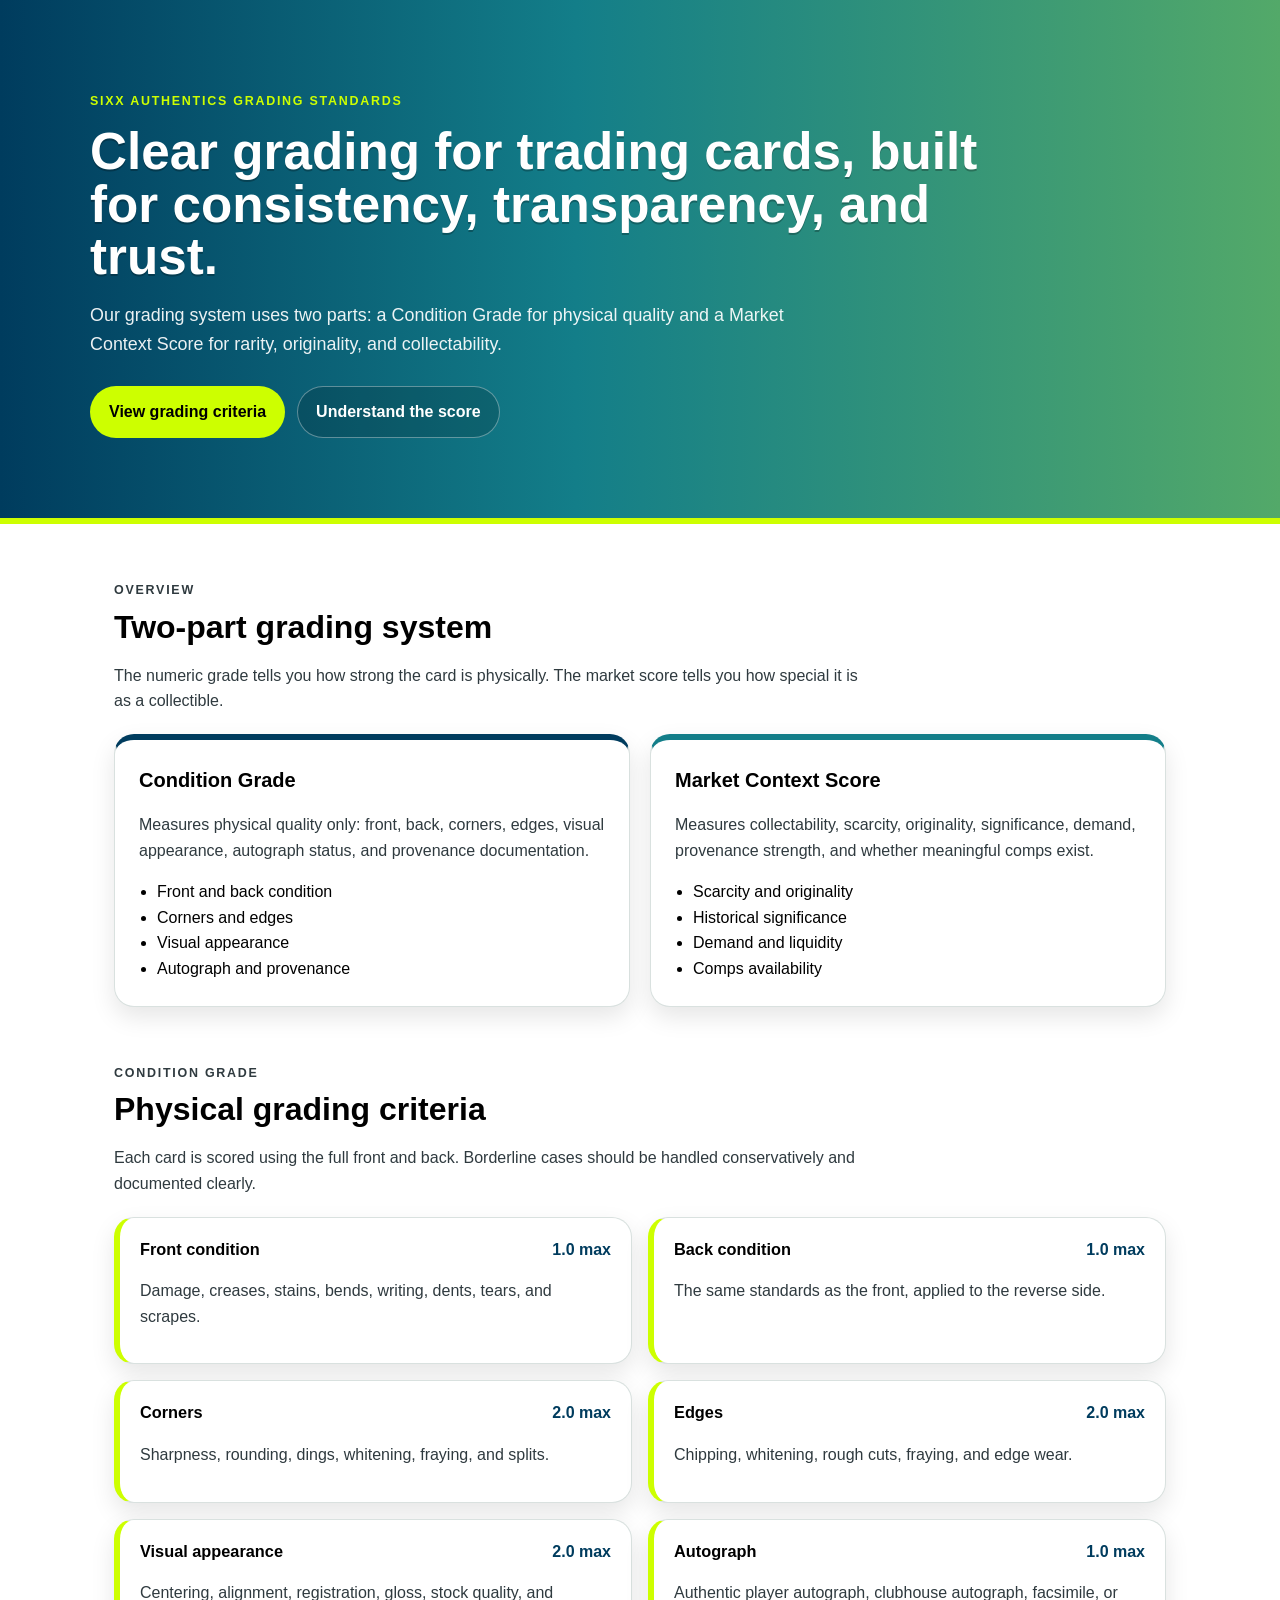
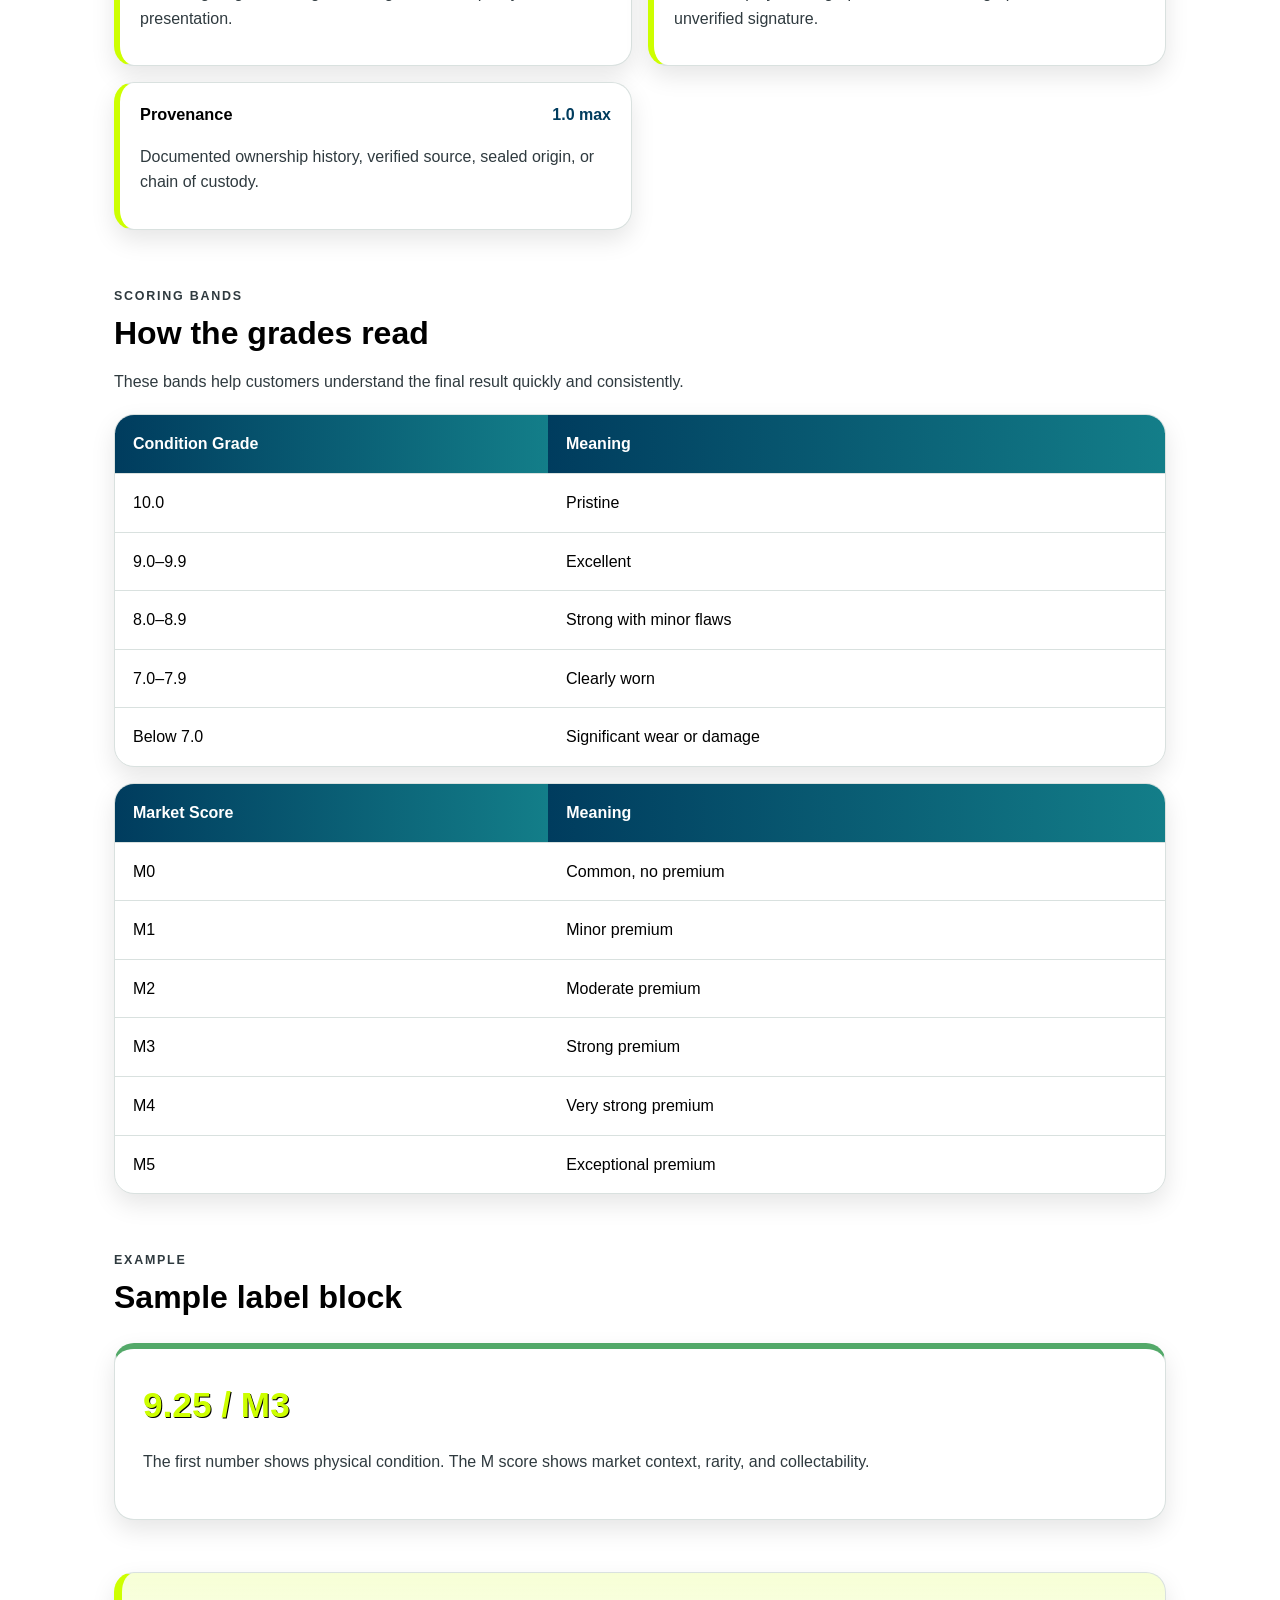
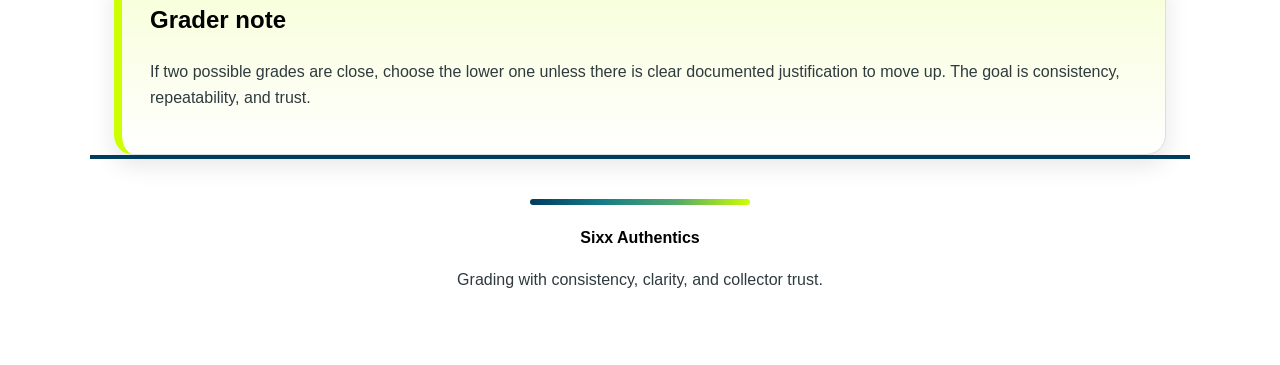
<file: index.html>
<!DOCTYPE html>
<html lang="en">
<head>
  <meta charset="UTF-8" />
  <meta name="viewport" content="width=device-width, initial-scale=1.0" />
  <title>Sixx Authentics | Grading Standards</title>
  <meta name="description" content="Sixx Authentics grading standards for trading cards. Learn how Condition Grade and Market Context Score work." />
  <link rel="stylesheet" href="styles.css" />
</head>
<body>
  <header class="hero">
    <div class="hero-inner">
      <p class="eyebrow">Sixx Authentics Grading Standards</p>
      <h1>Clear grading for trading cards, built for consistency, transparency, and trust.</h1>
      <p class="hero-copy">
        Our grading system uses two parts: a Condition Grade for physical quality and a Market Context Score for rarity, originality, and collectability.
      </p>
      <div class="hero-actions">
        <a class="btn btn-primary" href="#overview">View grading criteria</a>
        <a class="btn btn-secondary" href="#scoring">Understand the score</a>
      </div>
    </div>
  </header>

  <main>
    <section class="section" id="overview">
      <div class="section-header">
        <p class="section-label">Overview</p>
        <h2>Two-part grading system</h2>
        <p>
          The numeric grade tells you how strong the card is physically. The market score tells you how special it is as a collectible.
        </p>
      </div>

      <div class="two-column">
        <article class="info-card">
          <h3>Condition Grade</h3>
          <p>
            Measures physical quality only: front, back, corners, edges, visual appearance, autograph status, and provenance documentation.
          </p>
          <ul>
            <li>Front and back condition</li>
            <li>Corners and edges</li>
            <li>Visual appearance</li>
            <li>Autograph and provenance</li>
          </ul>
        </article>

        <article class="info-card">
          <h3>Market Context Score</h3>
          <p>
            Measures collectability, scarcity, originality, significance, demand, provenance strength, and whether meaningful comps exist.
          </p>
          <ul>
            <li>Scarcity and originality</li>
            <li>Historical significance</li>
            <li>Demand and liquidity</li>
            <li>Comps availability</li>
          </ul>
        </article>
      </div>
    </section>

    <section class="section" id="standards">
      <div class="section-header">
        <p class="section-label">Condition Grade</p>
        <h2>Physical grading criteria</h2>
        <p>
          Each card is scored using the full front and back. Borderline cases should be handled conservatively and documented clearly.
        </p>
      </div>

      <div class="score-grid">
        <article class="score-card">
          <div class="score-top">
            <span class="score-name">Front condition</span>
            <span class="score-value">1.0 max</span>
          </div>
          <p>Damage, creases, stains, bends, writing, dents, tears, and scrapes.</p>
        </article>

        <article class="score-card">
          <div class="score-top">
            <span class="score-name">Back condition</span>
            <span class="score-value">1.0 max</span>
          </div>
          <p>The same standards as the front, applied to the reverse side.</p>
        </article>

        <article class="score-card">
          <div class="score-top">
            <span class="score-name">Corners</span>
            <span class="score-value">2.0 max</span>
          </div>
          <p>Sharpness, rounding, dings, whitening, fraying, and splits.</p>
        </article>

        <article class="score-card">
          <div class="score-top">
            <span class="score-name">Edges</span>
            <span class="score-value">2.0 max</span>
          </div>
          <p>Chipping, whitening, rough cuts, fraying, and edge wear.</p>
        </article>

        <article class="score-card">
          <div class="score-top">
            <span class="score-name">Visual appearance</span>
            <span class="score-value">2.0 max</span>
          </div>
          <p>Centering, alignment, registration, gloss, stock quality, and presentation.</p>
        </article>

        <article class="score-card">
          <div class="score-top">
            <span class="score-name">Autograph</span>
            <span class="score-value">1.0 max</span>
          </div>
          <p>Authentic player autograph, clubhouse autograph, facsimile, or unverified signature.</p>
        </article>

        <article class="score-card">
          <div class="score-top">
            <span class="score-name">Provenance</span>
            <span class="score-value">1.0 max</span>
          </div>
          <p>Documented ownership history, verified source, sealed origin, or chain of custody.</p>
        </article>
      </div>
    </section>

    <section class="section" id="scoring">
      <div class="section-header">
        <p class="section-label">Scoring bands</p>
        <h2>How the grades read</h2>
        <p>
          These bands help customers understand the final result quickly and consistently.
        </p>
      </div>

      <div class="table-wrap">
        <table>
          <thead>
            <tr>
              <th>Condition Grade</th>
              <th>Meaning</th>
            </tr>
          </thead>
          <tbody>
            <tr>
              <td>10.0</td>
              <td>Pristine</td>
            </tr>
            <tr>
              <td>9.0–9.9</td>
              <td>Excellent</td>
            </tr>
            <tr>
              <td>8.0–8.9</td>
              <td>Strong with minor flaws</td>
            </tr>
            <tr>
              <td>7.0–7.9</td>
              <td>Clearly worn</td>
            </tr>
            <tr>
              <td>Below 7.0</td>
              <td>Significant wear or damage</td>
            </tr>
          </tbody>
        </table>
      </div>

      <div class="table-wrap">
        <table>
          <thead>
            <tr>
              <th>Market Score</th>
              <th>Meaning</th>
            </tr>
          </thead>
          <tbody>
            <tr>
              <td>M0</td>
              <td>Common, no premium</td>
            </tr>
            <tr>
              <td>M1</td>
              <td>Minor premium</td>
            </tr>
            <tr>
              <td>M2</td>
              <td>Moderate premium</td>
            </tr>
            <tr>
              <td>M3</td>
              <td>Strong premium</td>
            </tr>
            <tr>
              <td>M4</td>
              <td>Very strong premium</td>
            </tr>
            <tr>
              <td>M5</td>
              <td>Exceptional premium</td>
            </tr>
          </tbody>
        </table>
      </div>
    </section>

    <section class="section">
      <div class="section-header">
        <p class="section-label">Example</p>
        <h2>Sample label block</h2>
      </div>

      <div class="example-block">
        <div class="example-label">9.25 / M3</div>
        <p>
          The first number shows physical condition. The M score shows market context, rarity, and collectability.
        </p>
      </div>
    </section>

    <section class="section">
      <div class="callout">
        <h2>Grader note</h2>
        <p>
          If two possible grades are close, choose the lower one unless there is clear documented justification to move up. The goal is consistency, repeatability, and trust.
        </p>
      </div>
    </section>
  </main>

  <footer class="footer">
    <p><strong>Sixx Authentics</strong></p>
    <p>Grading with consistency, clarity, and collector trust.</p>
  </footer>
</body>
</html>
</file>
<file: styles.css>
:root {
  --bg: #ffffff;
  --surface: #ffffff;
  --surface-alt: #f5f7f7;
  --text: #000000;
  --muted: #2f3a3f;
  --brand: #000000;
  --brand-accent: #cdff00;
  --blue: #003c5e;
  --green: #53a969;
  --teal: #137e89;
  --aqua: #1aa1a1;
  --border: #d9e1df;
  --shadow: 0 10px 24px rgba(0, 0, 0, 0.10);
  --radius: 20px;
}

* {
  box-sizing: border-box;
}

html {
  scroll-behavior: smooth;
}

body {
  margin: 0;
  font-family: -apple-system, BlinkMacSystemFont, "Segoe UI", Roboto, Helvetica, Arial, sans-serif;
  background: var(--bg);
  color: var(--text);
  line-height: 1.6;
}

a {
  color: inherit;
  text-decoration: none;
}

.hero {
  background: linear-gradient(90deg, var(--blue) 0%, var(--teal) 45%, var(--green) 100%);
  color: #ffffff;
  padding: 80px 24px;
  border-bottom: 6px solid var(--brand-accent);
}

.hero-inner,
.section,
.footer {
  max-width: 1100px;
  margin: 0 auto;
}

.eyebrow,
.section-label {
  display: inline-block;
  text-transform: uppercase;
  letter-spacing: 0.14em;
  font-size: 0.78rem;
  font-weight: 800;
  color: var(--brand-accent);
  margin-bottom: 14px;
}

.hero h1 {
  font-size: clamp(2.4rem, 4vw, 4.4rem);
  line-height: 1.02;
  margin: 0;
  max-width: 920px;
  text-shadow: 0 2px 0 rgba(0, 0, 0, 0.25);
}

.hero-copy {
  max-width: 760px;
  font-size: 1.12rem;
  margin: 18px 0 0;
  color: rgba(255, 255, 255, 0.92);
}

.hero-actions {
  display: flex;
  gap: 12px;
  flex-wrap: wrap;
  margin-top: 28px;
}

.btn {
  display: inline-block;
  padding: 12px 18px;
  border-radius: 999px;
  font-weight: 800;
  border: 1px solid transparent;
  transition: transform 0.15s ease, background 0.15s ease, border-color 0.15s ease;
}

.btn:hover {
  transform: translateY(-1px);
}

.btn-primary {
  background: var(--brand-accent);
  color: #000000;
}

.btn-secondary {
  background: rgba(0, 0, 0, 0.15);
  border-color: rgba(255, 255, 255, 0.35);
  color: #ffffff;
}

.section {
  padding: 52px 24px 0;
}

.section-header {
  margin-bottom: 20px;
}

.section-header h2 {
  font-size: clamp(1.6rem, 2.5vw, 2.35rem);
  margin: 0 0 10px;
}

.section-header p {
  max-width: 760px;
  color: var(--muted);
  margin: 0;
}

.two-column {
  display: grid;
  grid-template-columns: repeat(2, minmax(0, 1fr));
  gap: 20px;
}

.info-card,
.score-card,
.example-block,
.callout {
  background: var(--surface);
  border: 1px solid var(--border);
  border-radius: var(--radius);
  box-shadow: var(--shadow);
}

.info-card {
  padding: 24px;
  border-top: 6px solid var(--blue);
}

.info-card:nth-child(2) {
  border-top-color: var(--teal);
}

.info-card h3 {
  margin-top: 0;
  margin-bottom: 10px;
  font-size: 1.25rem;
}

.info-card p,
.score-card p,
.example-block p,
.callout p {
  color: var(--muted);
}

.info-card ul {
  margin: 16px 0 0;
  padding-left: 18px;
}

.score-grid {
  display: grid;
  grid-template-columns: repeat(2, minmax(0, 1fr));
  gap: 16px;
}

.score-card {
  padding: 18px 20px;
  border-left: 6px solid var(--brand-accent);
}

.score-top {
  display: flex;
  justify-content: space-between;
  gap: 12px;
  align-items: baseline;
  margin-bottom: 10px;
}

.score-name {
  font-weight: 800;
  font-size: 1.02rem;
}

.score-value {
  color: var(--blue);
  font-weight: 900;
  white-space: nowrap;
}

.table-wrap {
  overflow-x: auto;
  margin: 16px 0 0;
  background: var(--surface);
  border: 1px solid var(--border);
  border-radius: var(--radius);
  box-shadow: var(--shadow);
}

table {
  width: 100%;
  border-collapse: collapse;
}

th,
td {
  text-align: left;
  padding: 16px 18px;
  border-bottom: 1px solid var(--border);
}

th {
  background: linear-gradient(90deg, var(--blue), var(--teal));
  color: #ffffff;
  font-weight: 800;
}

tbody tr:last-child td {
  border-bottom: none;
}

.example-block {
  padding: 28px;
  border-top: 6px solid var(--green);
}

.example-label {
  font-size: 2.2rem;
  font-weight: 900;
  color: var(--brand-accent);
  margin-bottom: 10px;
  text-shadow: 1px 1px 0 #000000;
}

.callout {
  padding: 28px;
  background: linear-gradient(180deg, rgba(205, 255, 0, 0.16) 0%, #ffffff 100%);
  border-left: 8px solid var(--brand-accent);
}

.callout h2 {
  margin-top: 0;
}

.footer {
  padding: 40px 24px 56px;
  text-align: center;
  color: var(--muted);
  border-top: 4px solid var(--blue);
}

.footer strong {
  color: var(--text);
}

.footer::before {
  content: "";
  display: block;
  height: 6px;
  margin: 0 auto 20px;
  max-width: 220px;
  background: linear-gradient(90deg, var(--blue), var(--teal), var(--green), var(--brand-accent));
  border-radius: 999px;
}

@media (max-width: 800px) {
  .two-column,
  .score-grid {
    grid-template-columns: 1fr;
  }

  .hero {
    padding: 56px 20px;
  }

  .section {
    padding: 36px 20px 0;
  }
}
</file>
